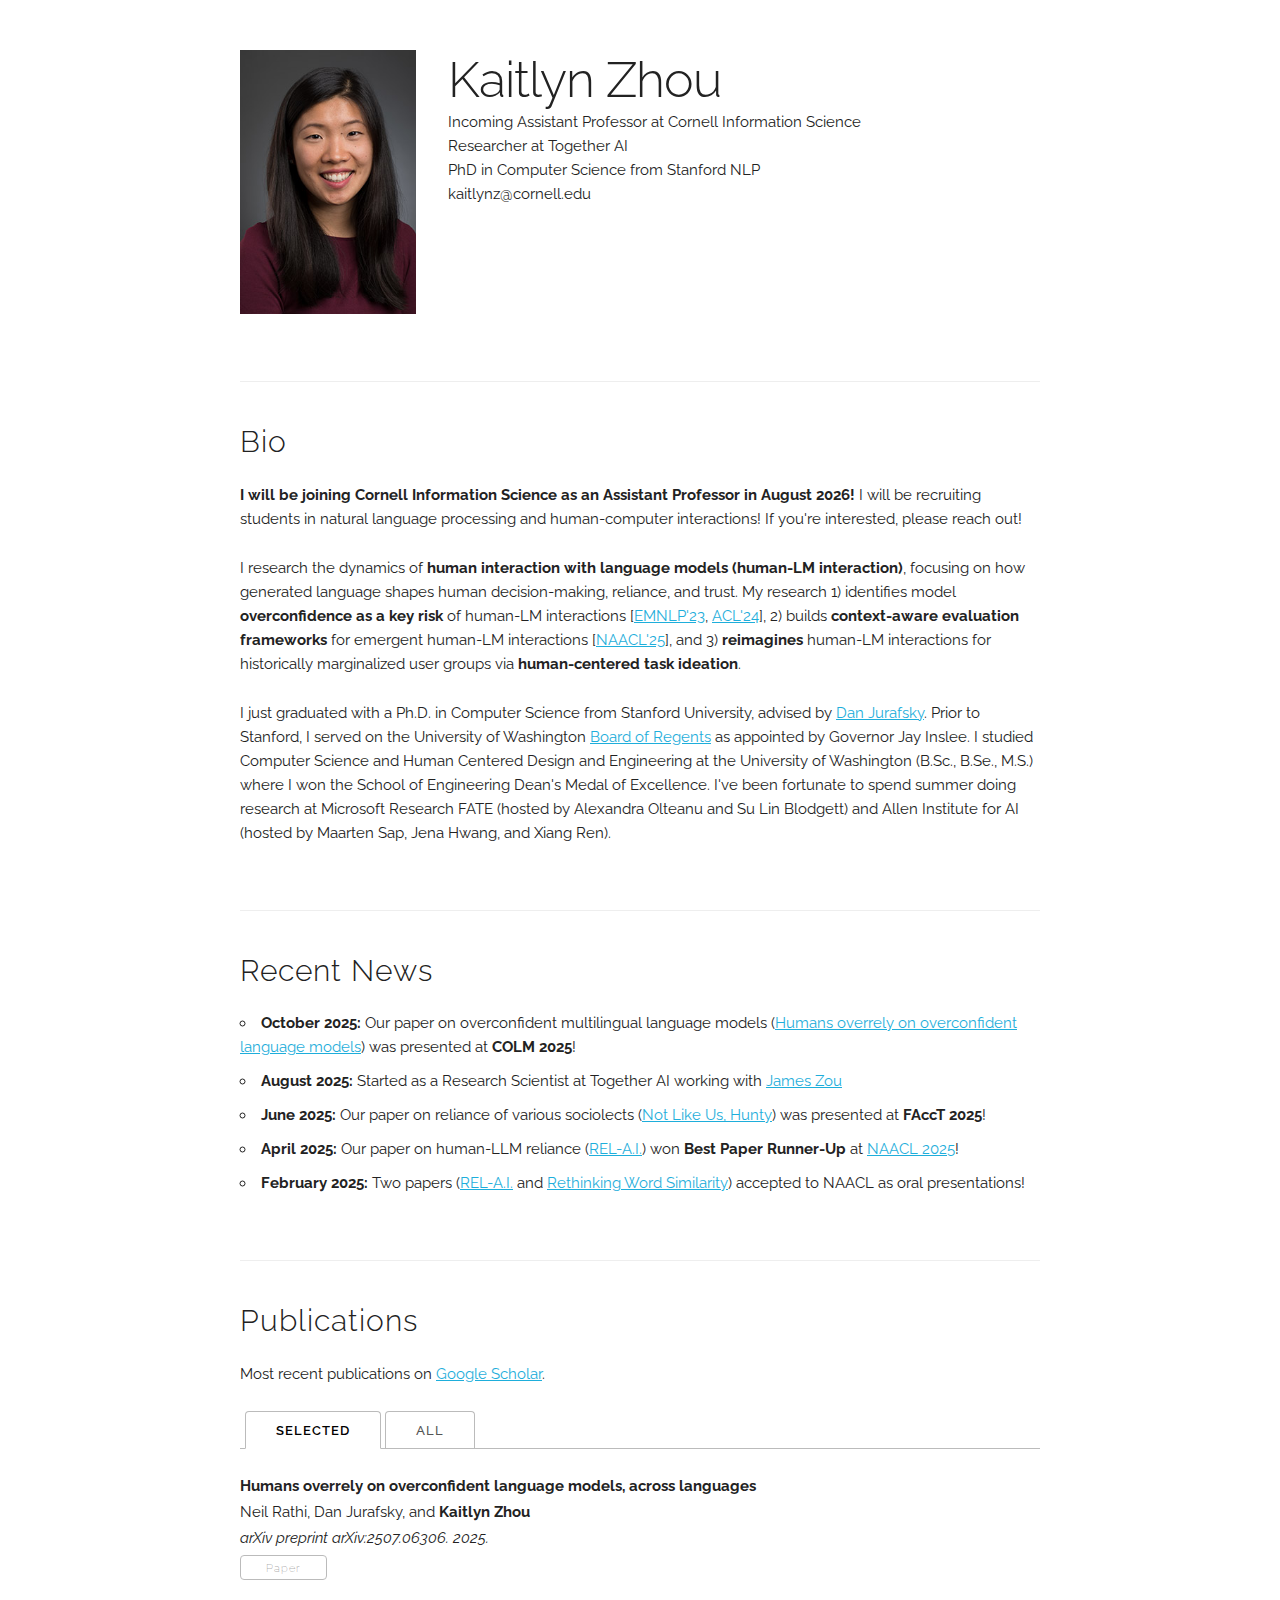
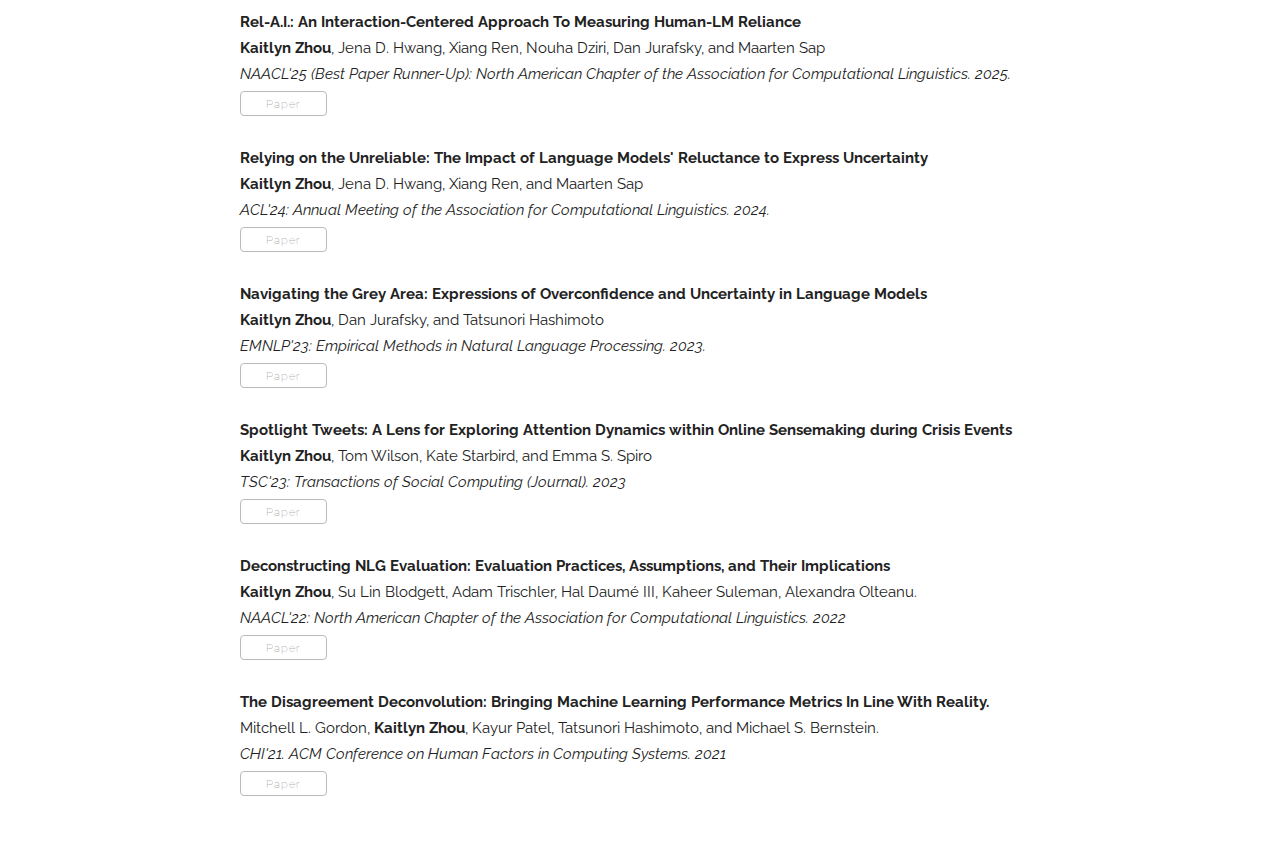
<file: index.html>
<!DOCTYPE html>
<html lang="en">
<head>

  <!-- Basic Page Needs
  –––––––––––––––––––––––––––––––––––––––––––––––––– -->
  <meta charset="utf-8">
  <title>Kaitlyn Zhou | Home</title>
  <meta name="description" content="Kaitlyn Zhou">
  <meta name="author" content="Kaitlyn Zhou">
  <meta property="og:title" content="Kaitlyn Zhou" />
  <meta property="og:type" content="website" />
  <meta property="og:url" content="https://katezhou.github.io" />
  <meta property="og:site_name" content="Kaitlyn Zhou" />
  <link rel="canonical" href="https://katezhou.github.io" />

  <!-- Mobile Specific Metas
  –––––––––––––––––––––––––––––––––––––––––––––––––– -->
  <meta name="viewport" content="width=device-width, initial-scale=1">

  <!-- FONT
  –––––––––––––––––––––––––––––––––––––––––––––––––– -->
  <link href='https://fonts.googleapis.com/css?family=Raleway:400,300,600' rel='stylesheet' type='text/css'>

  <!-- CSS
  –––––––––––––––––––––––––––––––––––––––––––––––––– -->
  <link rel="stylesheet" href="libs/external/skeleton/normalize.css">
  <link rel="stylesheet" href="libs/external/skeleton/skeleton.css">
  <link rel="stylesheet" href="libs/custom/my_css.css">

  <!-- JQuery
  –––––––––––––––––––––––––––––––––––––––––––––––––– -->
  <script src="libs/external/jquery-3.1.1.min.js"></script>

  <!-- Font-Awesome
  –––––––––––––––––––––––––––––––––––––––––––––––––– -->
  <link rel="stylesheet" href="libs/external/fontawesome-free-6.7.2-web/css/all.min.css">

  <!-- Academicons
  –––––––––––––––––––––––––––––––––––––––––––––––––– -->
  <link rel="stylesheet" href="libs/external/academicons-1.8.6/css/academicons.min.css">

  <!-- Skeleton tabs
  –––––––––––––––––––––––––––––––––––––––––––––––––– -->
  <link rel="stylesheet" href="libs/external/skeleton_tabs/skeleton-tabs.css">
  <script src="libs/external/skeleton_tabs/skeleton-tabs.js"></script>

  <!-- Timeline
  –––––––––––––––––––––––––––––––––––––––––––––––––– -->

  <!-- Scripts
  –––––––––––––––––––––––––––––––––––––––––––––––––– -->
  <!--<link rel="stylesheet" href="libs/external/github-prettify-theme.css">-->
  <script src="libs/custom/my_js.js"></script>

  <!-- Favicon
  –––––––––––––––––––––––––––––––––––––––––––––––––– -->

</head>
<body>

  <!-- Primary Page Layout
  –––––––––––––––––––––––––––––––––––––––––––––––––– -->
  <div class="container">

    <section class="header">
      <div class="row">
        <div class="three columns">
          <a href="/"><img class="u-max-full-width" src='assets/profile-pics/profile_picture.png'></a>
        </div>
        <div class="nine columns main-description">
            <h1>Kaitlyn Zhou</h1>
            <p>Incoming Assistant Professor at Cornell Information Science</p>
            <p>Researcher at Together AI</p>
	    <p>PhD in Computer Science from Stanford NLP</p>
	    <p>kaitlynz@cornell.edu</p>
            <p>
<!--               <span onclick="window.open('https://bsky.app/profile/kaitlynzhou.bsky.social')" style="cursor: pointer">
                <i class="fa-brands fa-bluesky"></i>
              </span>

              <span onclick="window.open('https://www.linkedin.com/in/zhoukaitlyn')" style="cursor: pointer">
                <i class="fa-brands fa-linkedin"></i>
              </span>

              <span onclick="window.open('https://scholar.google.com/citations?user=SQAK2mwAAAAJ&hl=en')" style="cursor: pointer">
                <i class="ai ai-google-scholar ai-lg" aria-hidden="true"></i> -->
              </span>
            </p>
        </div>
      </div>
    </section>


    <div class="docs-section" id="bio">
  <h4>Bio</h4>
  <p><b>I will be joining Cornell Information Science as an Assistant Professor in August 2026!</b> I will be recruiting students in natural language processing and human-computer interactions! If you're interested, please reach out!</p>

  <p>
  I research the dynamics of <b>human interaction with language models (human-LM interaction)</b>, focusing on how generated language shapes human decision-making, reliance, and trust. My research 1) identifies model <b>overconfidence as a key risk</b> of human-LM interactions [<a href="assets/publications/2023_navigating_the_grey/paper.pdf" target="_blank">EMNLP'23</a>, <a href="assets/publications/2024_relying_on_the_unreliable/paper.pdf" target="_blank">ACL'24</a>], 2) builds <b>context-aware evaluation frameworks</b> for emergent human-LM interactions [<a href="assets/publications/2024_relai/paper.pdf" target="_blank">NAACL'25</a>], and 3) <b>reimagines </b>human-LM interactions for historically marginalized user groups via <b>human-centered task ideation</b>.
  </p>

  <p>
  I just graduated with a Ph.D. in Computer Science from Stanford University, advised by <a href="https://web.stanford.edu/~jurafsky/" target="_blank">Dan Jurafsky</a>.
  Prior to Stanford, I served on the University of Washington <a href="https://www.washington.edu/regents/officers/all-regents/" target="_blank">Board of Regents</a> as appointed by Governor Jay Inslee.
  I studied Computer Science and Human Centered Design and Engineering at the University of Washington (B.Sc., B.Se., M.S.) where I won the School of Engineering Dean's Medal of Excellence.
  I've been fortunate to spend summer doing research at Microsoft Research FATE (hosted by Alexandra Olteanu and Su Lin Blodgett) and Allen Institute for AI (hosted by Maarten Sap, Jena Hwang, and Xiang Ren).
  </p>
</div>

<!-- ========== Recent News ========== -->
<div class="docs-section" id="news">
  <h4>Recent News</h4>
	<ul>
	<li><b>October 2025:</b> Our paper on overconfident multilingual language models (<a href="https://arxiv.org/abs/2507.06306" target="_blank">Humans overrely on overconfident language models</a>) was presented at <b>COLM 2025</b>!</li>
  <li><b>August 2025:</b> Started as a Research Scientist at Together AI working with <a href="https://www.stanford.edu/~jamesz/" target="_blank">James Zou</a></li>
  <li><b>June 2025:</b> Our paper on reliance of various sociolects (<a href="#" target="_blank">Not Like Us, Hunty</a>) was presented at <b>FAccT 2025</b>!</li>
	<li><b>April 2025:</b> Our paper on human-LLM reliance (<a href="https://arxiv.org/pdf/2407.07950" target="_blank">REL-A.I.</a>) won <b>Best Paper Runner-Up</b> at <a href="https://2025.naacl.org/blog/best-papers/" target="_blank">NAACL 2025</a>!</li>
	<li><b>February 2025:</b> Two papers (<a href="https://arxiv.org/pdf/2407.07950" target="_blank">REL-A.I.</a> and <a  href="https://arxiv.org/pdf/2502.05704" target="_blank">Rethinking Word Similarity</a>) accepted to NAACL as oral presentations!</li>
	</ul>

</div>

<!-- ========== PUBLICATIONS ========== -->
<div class="docs-section" id="publications">
  <h4>Publications</h4>

  <p>Most recent publications on <a href="https://scholar.google.com/citations?user=SQAK2mwAAAAJ&hl=en" target="_blank">Google Scholar</a>.<br/>
  </p>

  <ul class="tab-nav">
    <li><div class="button active" data-ref="#papers-selected">Selected</div></li>
    <li><div class="button" data-ref="#papers-all">All</div></li>
  </ul>

  <div class="tab-content">
    <div class="tab-pane active" id="papers-selected">
      
      
        <div class="paper">
          <p class="title"><b>Humans overrely on overconfident language models, across languages</b></p>
          <p>Neil Rathi, Dan Jurafsky, and <b>Kaitlyn Zhou</b></p>
          <p><i>arXiv preprint arXiv:2507.06306. 2025.</i></p>
           <div class="paper-buttons">
            
              <a class="button" href="https://arxiv.org/abs/2507.06306" target="_blank">Paper</a>
          </div>
        </div>

        <div class="paper">
          <p class="title"><b>Rel-A.I.: An Interaction-Centered Approach To Measuring Human-LM Reliance</b></p>
          <p><b>Kaitlyn Zhou</b>, Jena D. Hwang, Xiang Ren, Nouha Dziri, Dan Jurafsky, and Maarten Sap</p>
          <p><i>NAACL'25 (Best Paper Runner-Up): North American Chapter of the Association for Computational Linguistics. 2025.</i></p>
           <div class="paper-buttons">
            
              <a class="button" href="https://arxiv.org/pdf/2407.07950" target="_blank">Paper</a>
          </div>
        </div>
      

        <div class="paper">
          <p class="title"><b>Relying on the Unreliable: The Impact of Language Models' Reluctance to Express Uncertainty</b></p>
          <p><b>Kaitlyn Zhou</b>, Jena D. Hwang, Xiang Ren, and Maarten Sap</p>
          <p><i>ACL'24: Annual Meeting of the Association for Computational Linguistics. 2024.</i></p>
           <div class="paper-buttons">
            
              <a class="button" href="assets/publications/2024_relying_on_the_unreliable/paper.pdf" target="_blank">Paper</a>
            
          </div>
        </div>
      
        <div class="paper">
          <p class="title"><b>Navigating the Grey Area: Expressions of Overconfidence and Uncertainty in Language Models</b></p>
          <p><b>Kaitlyn Zhou</b>, Dan Jurafsky, and Tatsunori Hashimoto</p>
          <p><i>EMNLP'23: Empirical Methods in Natural Language Processing. 2023.</i></p>
           <div class="paper-buttons">
            
              <a class="button" href="assets/publications/2023_navigating_the_grey/paper.pdf" target="_blank">Paper</a>
     	   </div>
	</div>       
      
        <div class="paper">
          <p class="title"><b>Spotlight Tweets: A Lens for Exploring Attention Dynamics within Online Sensemaking during Crisis Events</b></p>
          <p><b>Kaitlyn Zhou</b>, Tom Wilson, Kate Starbird, and Emma S. Spiro</p>
          <p><i>TSC'23: Transactions of Social Computing (Journal). 2023</i></p>
           <div class="paper-buttons">
            
              <a class="button" href="assets/publications/2023_spotlight_tweets/paper.pdf" target="_blank">Paper</a>
          </div>
        </div>
      
        <div class="paper">
          <p class="title"><b>Deconstructing NLG Evaluation: Evaluation Practices, Assumptions, and Their Implications</b></p>
          <p><b>Kaitlyn Zhou</b>, Su Lin Blodgett, Adam Trischler, Hal Daumé III, Kaheer Suleman, Alexandra Olteanu.</p>
          <p><i>NAACL'22: North American Chapter of the Association for Computational Linguistics. 2022</i></p>
           <div class="paper-buttons">
            
              <a class="button" href="assets/publications/2022_deconstructing_nlg_evaluation/paper.pdf" target="_blank">Paper</a>
            
          </div>
        </div>
      
        <div class="paper">
          <p class="title"><b>The Disagreement Deconvolution: Bringing Machine Learning Performance Metrics In Line With Reality.</b></p>
          <p>Mitchell L. Gordon, <b>Kaitlyn Zhou</b>, Kayur Patel, Tatsunori Hashimoto, and Michael S. Bernstein.</p>
          <p><i>CHI'21. ACM Conference on Human Factors in Computing Systems. 2021</i></p>
           <div class="paper-buttons">
            
              <a class="button" href="assets/publications/2021_disagreement_deconvolution/paper.pdf" target="_blank">Paper</a>
          </div>
        </div>
      
    </div>

    <div class="tab-pane" id="papers-all">
      
        <div class="paper">
          <p class="title"><b>Humans overrely on overconfident language models, across languages</b></p>
          <p>Neil Rathi, Dan Jurafsky, and <b>Kaitlyn Zhou</b></p>
          <p><i>arXiv preprint arXiv:2507.06306. 2025.</i></p>
           <div class="paper-buttons">
            
              <a class="button" href="https://arxiv.org/abs/2507.06306" target="_blank">Paper</a>
          </div>
        </div>

        <div class="paper">
          <p class="title"><b>Not Like Us, Hunty: Measuring Perceptions and Behavioral Effects of Minoritized Anthropomorphic Cues in LLMs</b></p>
          <p>Jeffrey Basoah, Daniel Chechelnitsky, Tao Long, Katharina Reinecke, Chrysoula Zerva, <b>Kaitlyn Zhou</b>, Mark Díaz, and Maarten Sap</p>
          <p><i>FAccT'25: ACM Conference on Fairness, Accountability, and Transparency. 2025.</i></p>
           <div class="paper-buttons">

              <a class="button" href="#" target="_blank">Paper</a>
          </div>
        </div>

        <div class="paper">
          <p class="title"><b>ELI-Why: Evaluating the Pedagogical Utility of Language Model Explanations</b></p>
          <p>Brihi Joshi, Keyu He, Sahana Ramnath, Sadra Sabouri, <b>Kaitlyn Zhou</b>, Souti Chattopadhyay, Swabha Swayamdipta, and Xiang Ren</p>
          <p><i>ACL'25 (Findings): Association for Computational Linguistics. 2025.</i></p>
           <div class="paper-buttons">

              <a class="button" href="#" target="_blank">Paper</a>
          </div>
        </div>

        <div class="paper">
          <p class="title"><b>Rel-A.I.: An Interaction-Centered Approach To Measuring Human-LM Reliance</b></p>
          <p><b>Kaitlyn Zhou</b>, Jena D. Hwang, Xiang Ren, Nouha Dziri, Dan Jurafsky, and Maarten Sap</p>
          <p><i>NAACL'25 (Best Paper Runner-Up): North American Chapter of the Association for Computational Linguistics. 2025.</i></p>
           <div class="paper-buttons">

              <a class="button" href="https://arxiv.org/pdf/2407.07950" target="_blank">Paper</a>
          </div>
        </div>

        <div class="paper">
          <p class="title"><b>Rethinking Word Similarity: Semantic Similarity through Classification Confusion</b></p>
          <p><b>Kaitlyn Zhou</b>, Haishan Gao, Sarah Chen, Dan Edelstein, Dan Jurafsky, Chen Shani</p>
          <p><i>NAACL'25 (Oral) North American Chapter of the Association for Computational Linguistics. 2025.</i></p>
           <div class="paper-buttons">

              <a class="button" href="https://arxiv.org/pdf/2502.05704" target="_blank">Paper</a>
          </div>
        </div> 

        <div class="paper">
          <p class="title"><b>Relying on the Unreliable: The Impact of Language Models' Reluctance to Express Uncertainty</b></p>
          <p><b>Kaitlyn Zhou</b>, Jena D. Hwang, Xiang Ren, and Maarten Sap</p>
          <p><i>ACL'24: Annual Meeting of the Association for Computational Linguistics. 2024.</i></p>
           <div class="paper-buttons">
            
              <a class="button" href="assets/publications/2024_relying_on_the_unreliable/paper.pdf" target="_blank">Paper</a>
            
          </div>
        </div>
      
        <div class="paper">
          <p class="title"><b>Navigating the Grey Area: Expressions of Overconfidence and Uncertainty in Language Models</b></p>
          <p><b>Kaitlyn Zhou</b>, Dan Jurafsky, and Tatsunori Hashimoto</p>
          <p><i>EMNLP'23: Empirical Methods in Natural Language Processing. 2023.</i></p>
           <div class="paper-buttons">
            
              <a class="button" href="assets/publications/2023_navigating_the_grey/paper.pdf" target="_blank">Paper</a>
            
          </div>
        </div>
      
        <div class="paper">
          <p class="title"><b>Spotlight Tweets: A Lens for Exploring Attention Dynamics within Online Sensemaking during Crisis Events</b></p>
          <p><b>Kaitlyn Zhou</b>, Tom Wilson, Kate Starbird, and Emma S. Spiro</p>
          <p><i>TSC'23: Transactions of Social Computing (Journal). 2023</i></p>
           <div class="paper-buttons">
            
              <a class="button" href="assets/publications/2023_spotlight_tweets/paper.pdf" target="_blank">Paper</a>
            
          </div>
        </div>
      
        <div class="paper">
          <p class="title"><b>Deconstructing NLG Evaluation: Evaluation Practices, Assumptions, and Their Implications</b></p>
          <p><b>Kaitlyn Zhou</b>, Su Lin Blodgett, Adam Trischler, Hal Daumé III, Kaheer Suleman, Alexandra Olteanu.</p>
          <p><i>NAACL'22: North American Chapter of the Association for Computational Linguistics. 2022</i></p>
           <div class="paper-buttons">
            
              <a class="button" href="assets/publications/2022_deconstructing_nlg_evaluation/paper.pdf" target="_blank">Paper</a>
            
          </div>
        </div>
      
        <div class="paper">
          <p class="title"><b>Problems with Cosine as a Measure of Embedding Similarity for High Frequency Words</b></p>
          <p><b>Kaitlyn Zhou</b>, Kawin Ethayarajh, Dallas Card, Dan Jurafsky</p>
          <p><i>ACL'22: Annual Meeting of the Association for Computational Linguistics. 2022.</i></p>
           <div class="paper-buttons">
            
              <a class="button" href="assets/publications/2022_problems_with_cosine/paper.pdf" target="_blank">Paper</a>
            
	  </div>
	</div>
	<div class="paper">
          <p class="title"><b>Richer Countries and Richer Representations</b></p>
          <p><b>Kaitlyn Zhou</b>, Kawin Ethayarajh, Dan Jurafsky</p>
          <p><i>ACL'22: Annual Meeting of the Association for Computational Linguistics (Findings). 2022.</i></p>
           <div class="paper-buttons">
            
              <a class="button" href="assets/publications/2022_richer_countries/paper.pdf" target="_blank">Paper</a>

          </div>
        </div>
      
        <div class="paper">
          <p class="title"><b>On the Opportunities and Risks of Foundation Models</b></p>
          <p>Rishi Bommasani, Drew A. Hudson ... Kaitlyn Zhou , Percy Liang et al.</p>
          <p><i>Preprint</i></p>
           <div class="paper-buttons">
            
              <a class="button" href="assets/publications/opportunities_and_risks/paper.pdf" target="_blank">Paper</a>
            
          </div>
        </div>
      
        <div class="paper">
          <p class="title"><b>The Disagreement Deconvolution: Bringing Machine Learning Performance Metrics In Line With Reality.</b></p>
          <p>Mitchell L. Gordon, <b>Kaitlyn Zhou</b>, Kayur Patel, Tatsunori Hashimoto, and Michael S. Bernstein.</p>
          <p><i>CHI'21. ACM Conference on Human Factors in Computing Systems. 2021</i></p>
           <div class="paper-buttons">
            
              <a class="button" href="assets/publications/2021_disagreement_deconvolution/paper.pdf" target="_blank">Paper</a>
          </div>
	</div>
      
        <div class="paper">
          <p class="title"><b>Assembling strategic narratives: Information operations as collaborative work within an online community.</b></p>
          <p>Tom Wilson, <b>Kaitlyn Zhou</b>, and Kate Starbird</p>
          <p><i>CSCW'2018: ACM SIGCHI Conference on Computer-Supported Cooperative Work & Social Computing</i></p>
           <div class="paper-buttons">
            
              <a class="button" href="assets/publications/2018_assembling_strategic_narratives/paper.pdf" target="_blank">Paper</a>
            
          </div>
        </div>
      
        <div class="paper">
          <p class="title"><b>Centralized, parallel, and distributed information processing during collective sensemaking.</b></p>
          <p>Peter Kraft, <b>Kaitlyn Zhou</b>, Isabelle Edwards, Kate Starbird, and Emma S. Spiro</p>
          <p><i>CHI'17. ACM Conference on Human Factors in Computing Systems. 2017</i></p>
           <div class="paper-buttons">
            
              <a class="button" href="assets/publications/2017_centralized_parallel_distributed/paper.pdf" target="_blank">Paper</a>
            
          </div>
        </div>
      
        <div class="paper">
<div class="docs-section" id="projects">
  <h4>Projects</h4>

  <ul class="tab-nav">
    <li><div class="button active" data-ref="#projects-selected">Selected</div></li>
    <li><div class="button" data-ref="#projects-all">All</div></li>
  </ul>

  <div class="tab-content">
    <div class="tab-pane active" id="projects-selected">
      
      
    </div>

    <div class="tab-pane" id="projects-all">
      
    </div>
  </div>

</div>
-->

<!-- ========== RESUME ========== -->
<div class="docs-section" id="resume">
  <h4>Vitæ</h4>

  <p>Full Resume in <a href="assets/cv/cv_web.pdf" target="_blank">PDF</a>.</p>

</div>

<div class="docs-section" id="template">
  <h4>Website Design</h4>
  Website design from Martin Saveski at this <a href="https://github.com/msaveski/www_personal" target="_blank">link</a>.

</div>  


    <div class="footer">
      <div class="row">
        <div class="four columns">
          Kaitlyn Zhou
        </div>
        <div class="four columns">
          katezhou@stanford.edu
        </div>
        <div class="four columns">
          <span onclick="window.open('https://bsky.app/profile/kaitlynzhou.bsky.social')" style="cursor: pointer">
            <i class="fa-brands fa-bluesky" aria-hidden="true"></i>
          </span>
          <span onclick="window.open('https://www.linkedin.com/in/kaitlynzhou')" style="cursor: pointer">
            <i class="fa-brands fa-linkedin" aria-hidden="true"></i>
          </span>
          <span onclick="window.open('https://scholar.google.com/citations?user=SQAK2mwAAAAJ&hl=en')" style="cursor: pointer">
            <i class="ai ai-google-scholar ai-lg" aria-hidden="true"></i>
          </span>
        </div>
      </div>
    </div>

  </div>

  <!-- Google Analytics -->
  <script>
  (function(i,s,o,g,r,a,m){i['GoogleAnalyticsObject']=r;i[r]=i[r]||function(){
  (i[r].q=i[r].q||[]).push(arguments)},i[r].l=1*new Date();a=s.createElement(o),
  m=s.getElementsByTagName(o)[0];a.async=1;a.src=g;m.parentNode.insertBefore(a,m)
  })(window,document,'script','https://www.google-analytics.com/analytics.js','ga');

  ga('create', 'G-JVLM35P8JF', 'auto');
  ga('send', 'pageview');

</script>


  <!-- do not remove -->
  <span id="62cd7b7da1aff3196fdc26b60e396df9"></span>

<!-- End Document
  –––––––––––––––––––––––––––––––––––––––––––––––––– -->
</body>
</html>
</file>
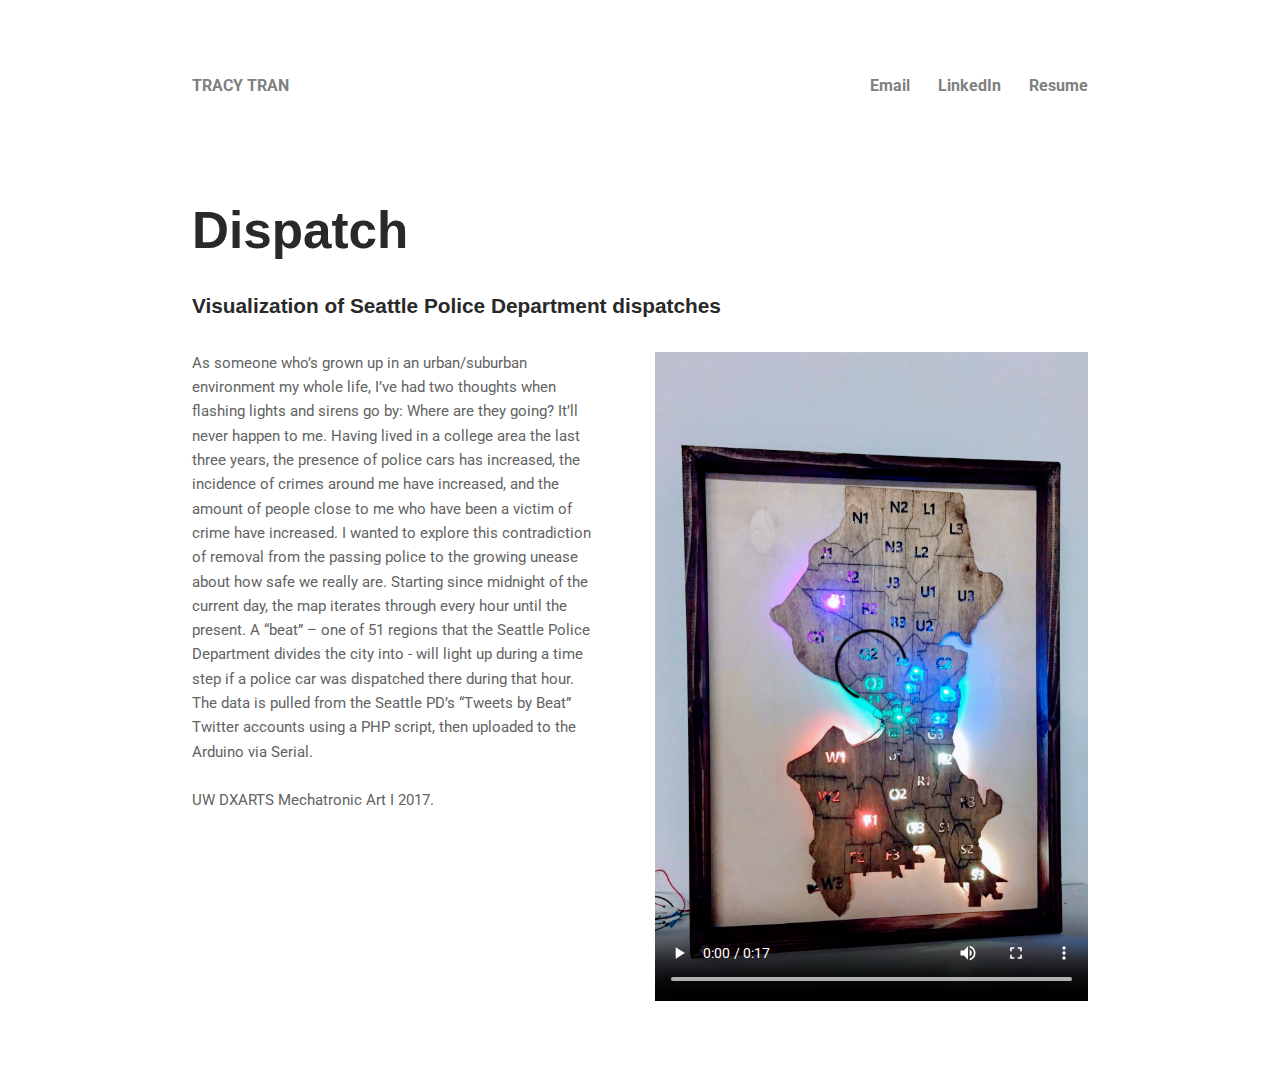
<file: dispatch.html>
<!DOCTYPE html>
<html>
	<div class="textpart">
	<head>
		<title>Dispatch</title>
		<!-- link to main stylesheet -->
		<link rel="stylesheet" type="text/css" href="/css/main.css">
		<link href="https://fonts.googleapis.com/css?family=Open+Sans|Raleway|Roboto&display=swap" rel="stylesheet">
	</head>
		
    <div class=navigation>
    <nav>
     
      <p class = "alignleft"><a class="headerfooter" href="../">TRACY TRAN</a></p>
      <p class = "alignright">
	
	<a class="headerfooter" href="/">Email</a>&nbsp;&nbsp;&nbsp;&nbsp;&nbsp;&nbsp;    
		<a class="headerfooter" href="/about">LinkedIn</a>
&nbsp;&nbsp;&nbsp;&nbsp;&nbsp;   
		<a class="headerfooter"  href="/cv">Resume</a>
	
      </p>
	</nav>
    <div style="clear: both;"></div>
  </div>

  <div>
    

	  <h1>Dispatch</h1>
     <h2  style="font-size:1.3em;">Visualization of Seattle Police Department dispatches</h2>
    <div class="container">
    

		<div class="row">
  <div class="column left_page">
    <div class="pageblurb">
<p>As someone who’s grown up in an urban/suburban environment my whole life, I’ve had two thoughts when flashing lights and sirens go by: Where are they going? It’ll never happen to me. Having lived in a college area the last three years, the presence of police cars has increased, the incidence of crimes around me have increased, and the amount of people close to me who have been a victim of crime have increased. I wanted to explore this contradiction of removal from the passing police to the growing unease about how safe we really are.

 

Starting since midnight of the current day, the map iterates through every hour until the present. A “beat” – one of 51 regions that the Seattle Police Department divides the city into - will light up during a time step if a police car was dispatched there during that hour. The data is pulled from the Seattle PD’s “Tweets by Beat” Twitter accounts using a PHP script, then uploaded to the Arduino via Serial.
<br><br>
	UW DXARTS Mechatronic Art I 2017.
</p>
    </div>

	  
  </div>
      		
  <div class="column right_page">
	  <p></p>
	  <video src="dispatch/video-1485808861.mp4" poster="dispatch/16388974_10208296424233457_714963339_o.jpg" width="100%" height="auto" controls preload></video>
		
			

</div>
			</div><!-- /.blurb -->
		</div><!-- /.container -->


		</div>
  
</html>
</file>
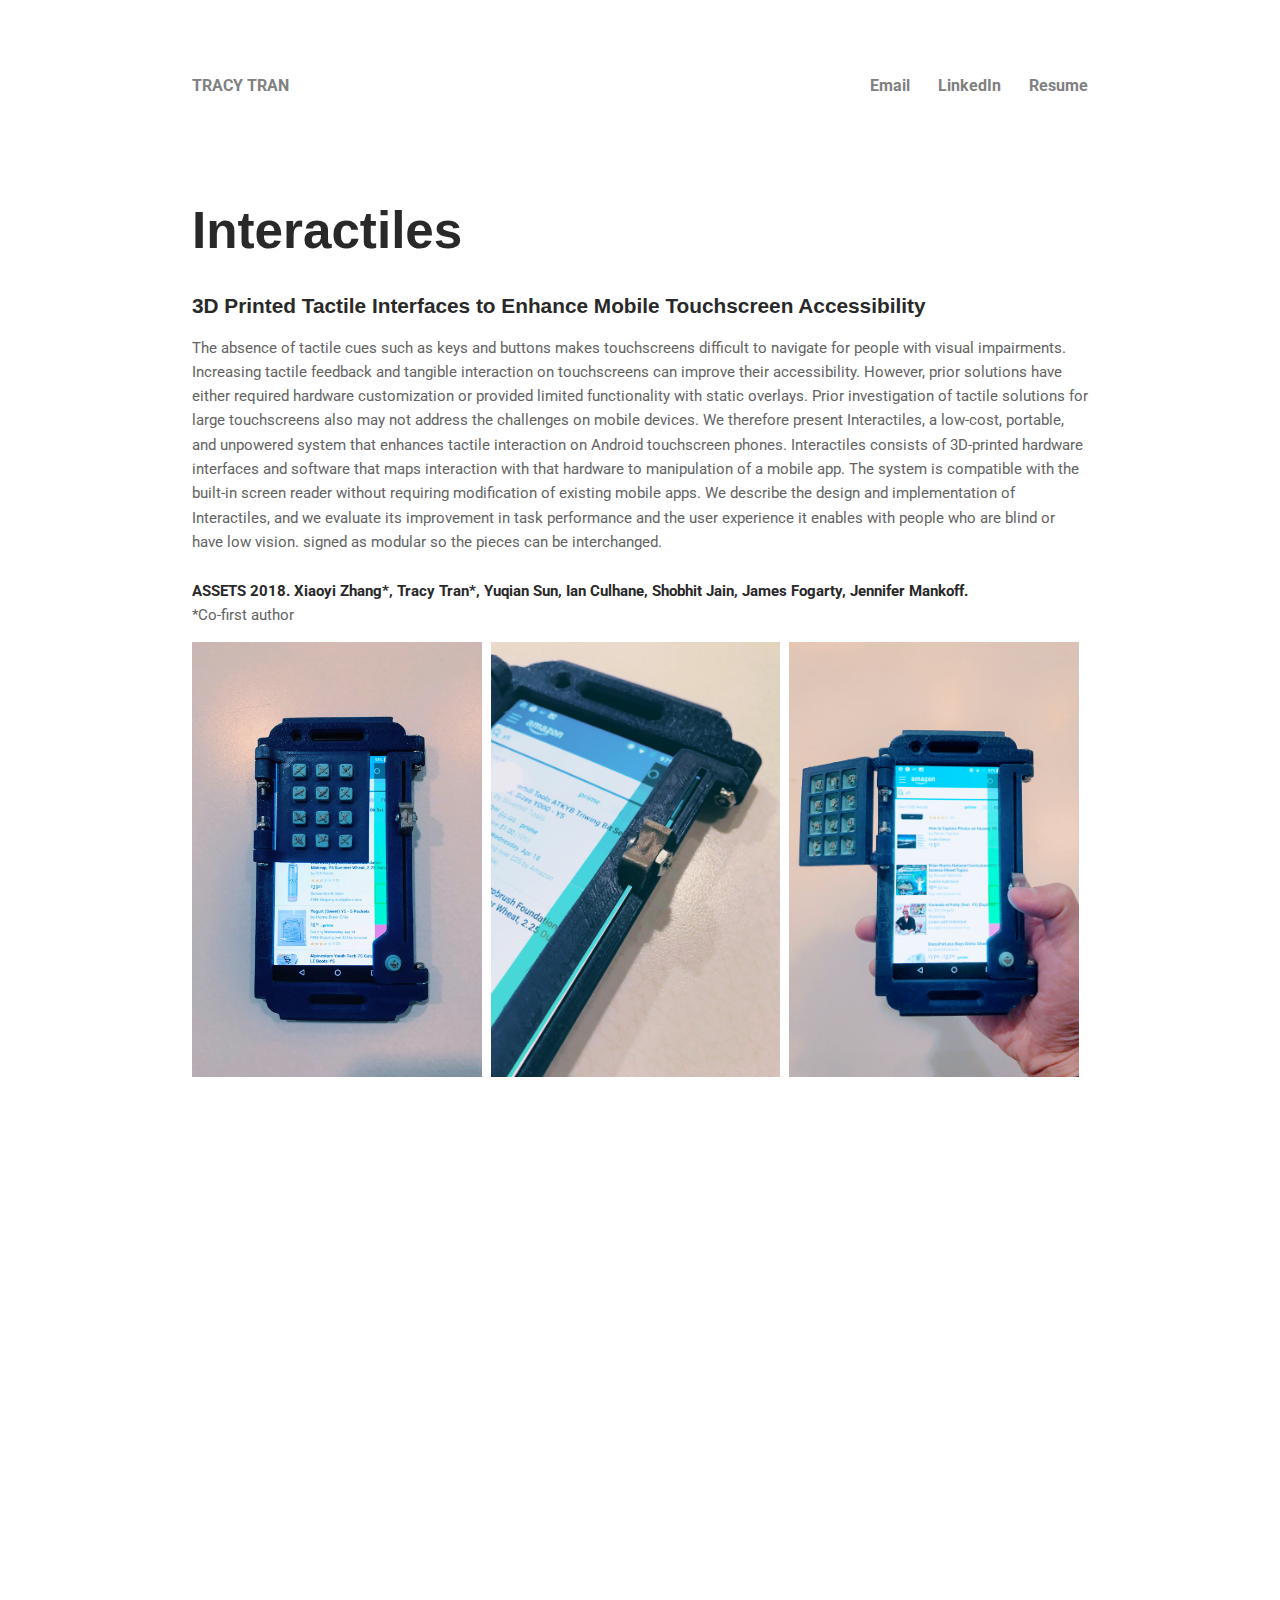
<file: interactiles.html>
<!DOCTYPE html>
<html>
	<div class="textpart">
	<head>
		<title>Interactiles</title>
		<!-- link to main stylesheet -->
		<link rel="stylesheet" type="text/css" href="/css/main.css">
		<link href="https://fonts.googleapis.com/css?family=Open+Sans|Raleway|Roboto&display=swap" rel="stylesheet">
	</head>
		
    <div class=navigation>
    <nav>
     
      <p class = "alignleft"><a class="headerfooter" href="../">TRACY TRAN</a></p>
      <p class = "alignright">
	
	<a class="headerfooter" href="/">Email</a>&nbsp;&nbsp;&nbsp;&nbsp;&nbsp;&nbsp;    
		<a class="headerfooter" href="/about">LinkedIn</a>
&nbsp;&nbsp;&nbsp;&nbsp;&nbsp;   
		<a class="headerfooter"  href="/cv">Resume</a>
	
      </p>
	</nav>
    <div style="clear: both;"></div>
  </div>

  <div>
    

	  <h1>Interactiles </h1>
     <h2  style="font-size:1.3em;"> 3D Printed Tactile Interfaces to Enhance Mobile Touchscreen Accessibility</h2>
    <div class="container">
    
     <div class="pageblurb">
<p>The absence of tactile cues such as keys and buttons makes

touchscreens difficult to navigate for people with visual

impairments. Increasing tactile feedback and tangible

interaction on touchscreens can improve their accessibility.

However, prior solutions have either required hardware

customization or provided limited functionality with static

overlays. Prior investigation of tactile solutions for large

touchscreens also may not address the challenges on mobile devices. We therefore present Interactiles, a low-cost, portable, and unpowered system that enhances tactile

interaction on Android touchscreen phones. Interactiles

consists of 3D-printed hardware interfaces and software

that maps interaction with that hardware to manipulation of

a mobile app. The system is compatible with the built-in

screen reader without requiring modification of existing

mobile apps. We describe the design and implementation of

Interactiles, and we evaluate its improvement in task

performance and the user experience it enables with people

who are blind or have low vision.

signed as modular so the pieces can be interchanged.
<br><br>
	<a href="https://dl.acm.org/citation.cfm?doid=3234695.3236349">ASSETS 2018. Xiaoyi Zhang*, Tracy Tran*, Yuqian Sun, Ian Culhane, Shobhit Jain, James Fogarty, Jennifer Mankoff.</a>

<br>*Co-first author
</p>
    </div>


		<div class="row">
  <div class="column left_page1of3">
    <img src="interactiles/IMG_4433.JPG">

	  
  </div>
      		
  <div class="column middle_page2of3">
	  <img src="interactiles/IMG_4436.jpg">
		
			

</div>

 <div class="column right_page3of3">
    <img src="interactiles/IMG_4441.jpg">
      </div>
	    </div>		
 <p></p>
    <div style="position:relative;padding-top:56.25%;">
        
        <iframe  style="position:absolute;top:0;left:0;width:100%;height:100%;" src="https://www.youtube.com/embed/Fd6zmfJ9DOk?start=1" frameborder="0" allow="accelerometer; autoplay; encrypted-media; gyroscope; picture-in-picture" allowfullscreen></iframe>
			
			</div>
	    </div><!-- /.blurb -->
		</div><!-- /.container -->


		</div>
  
</html>
</file>
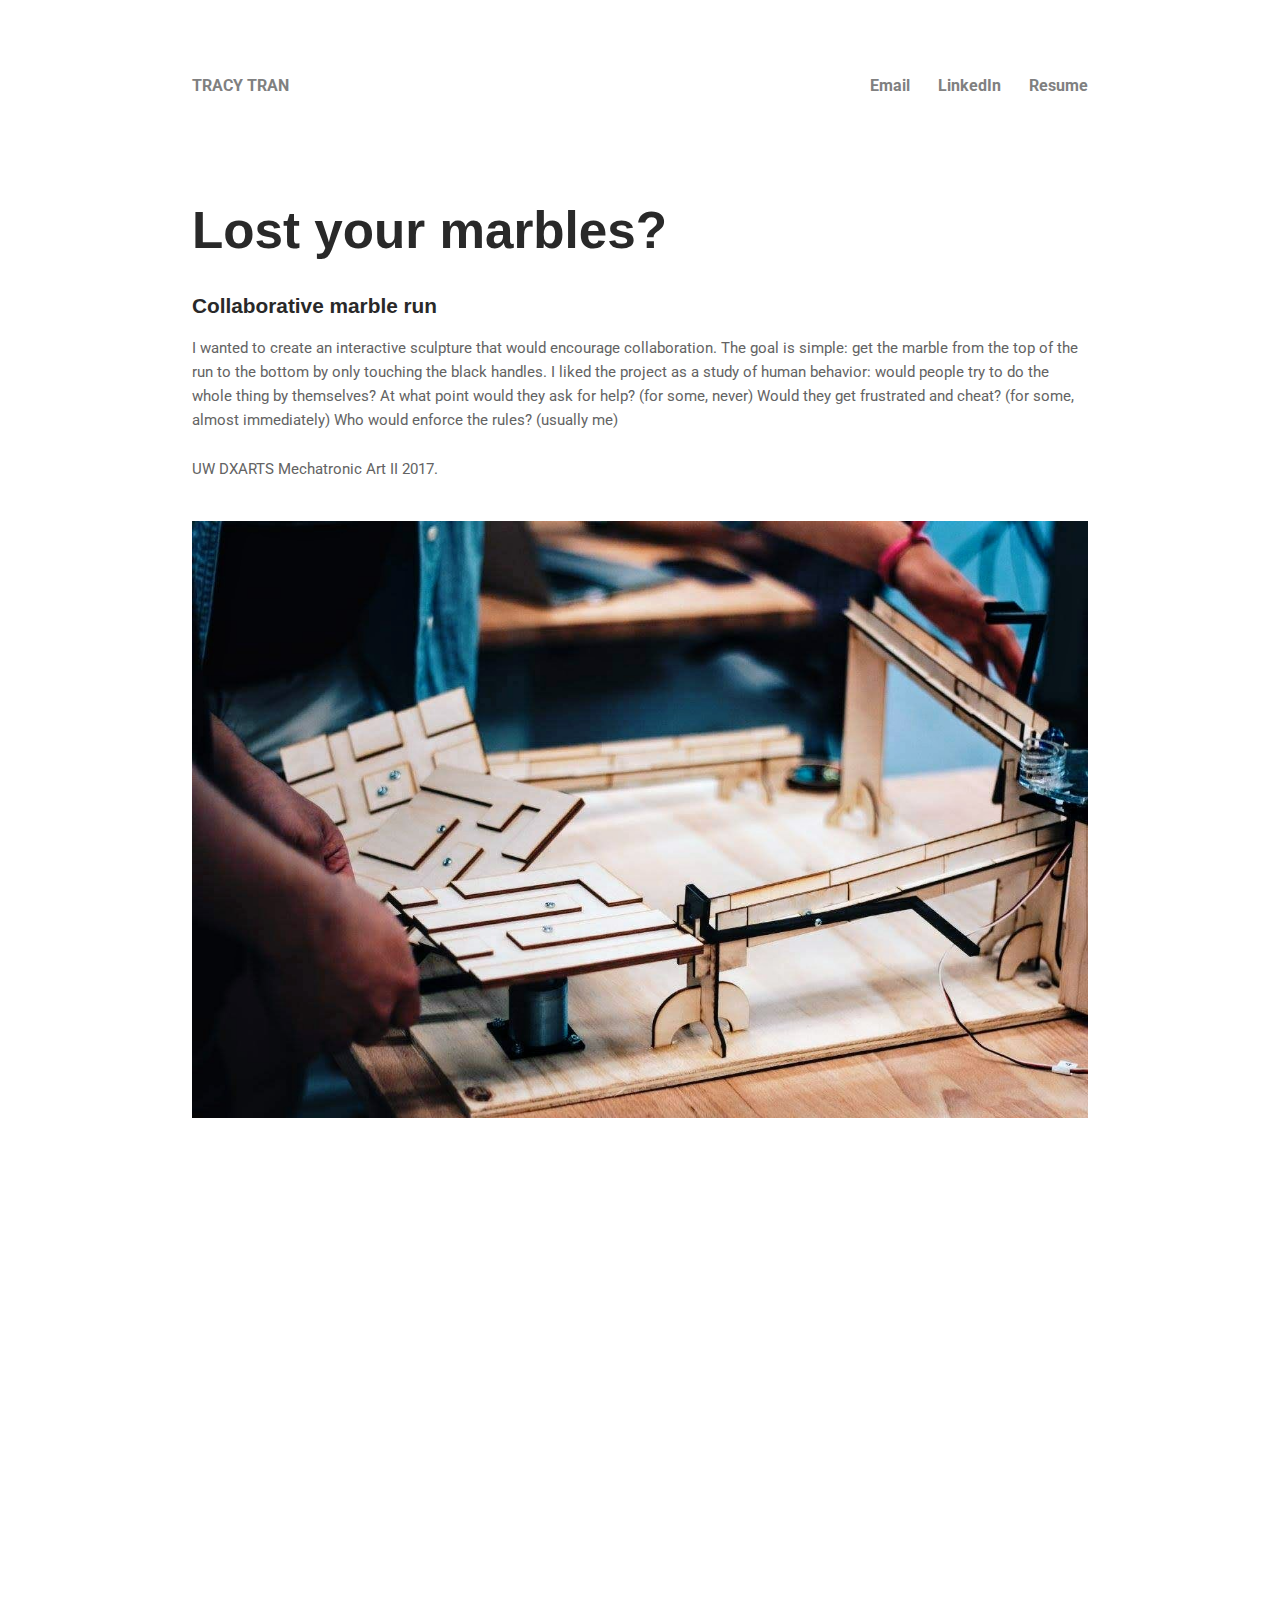
<file: marbles.html>
<!DOCTYPE html>
<html>
	<div class="textpart">
	<head>
		<title>Lost your marbles?</title>
		<!-- link to main stylesheet -->
		<link rel="stylesheet" type="text/css" href="/css/main.css">
		<link href="https://fonts.googleapis.com/css?family=Open+Sans|Raleway|Roboto&display=swap" rel="stylesheet">
	</head>
		
    <div class=navigation>
    <nav>
     
      <p class = "alignleft"><a class="headerfooter" href="../">TRACY TRAN</a></p>
      <p class = "alignright">
	
	<a class="headerfooter" href="/">Email</a>&nbsp;&nbsp;&nbsp;&nbsp;&nbsp;&nbsp;    
		<a class="headerfooter" href="/about">LinkedIn</a>
&nbsp;&nbsp;&nbsp;&nbsp;&nbsp;   
		<a class="headerfooter"  href="/cv">Resume</a>
	
      </p>
	</nav>
    <div style="clear: both;"></div>
  </div>

  <div>
    

	  <h1>Lost your marbles? </h1>
     <h2  style="font-size:1.3em;">Collaborative marble run</h2>
    <div class="container">
    

    <div class="pageblurb">
<p> 
I wanted to create an interactive sculpture that would encourage collaboration. The goal is simple: get the marble from the top of the run to the bottom by only touching the black handles. I liked the project as a study of human behavior: would people try to do the whole thing by themselves? At what point would they ask for help? (for some, never) Would they get frustrated and cheat? (for some, almost immediately) Who would enforce the rules? (usually me)

<br><br>​


UW DXARTS Mechatronic Art II 2017.
<br><br>

</p>
	

	  <p></p>
    <div>
    <a href="#"><img src="marbles/19452923_1897755803871894_8496812982676367947_o.jpg" alt="Lost your marbles?">	</a>
	    </div>
	    <p></p>
	     <div style="position:relative;padding-top:56.25%;">
        
  
	 <iframe style="position:absolute;top:0;left:0;width:100%;height:100%;" src="https://player.vimeo.com/video/221042767" frameborder="0" allow="autoplay; fullscreen" allowfullscreen></iframe>
		
			

		</div>


		</div>
  
</html>
</file>
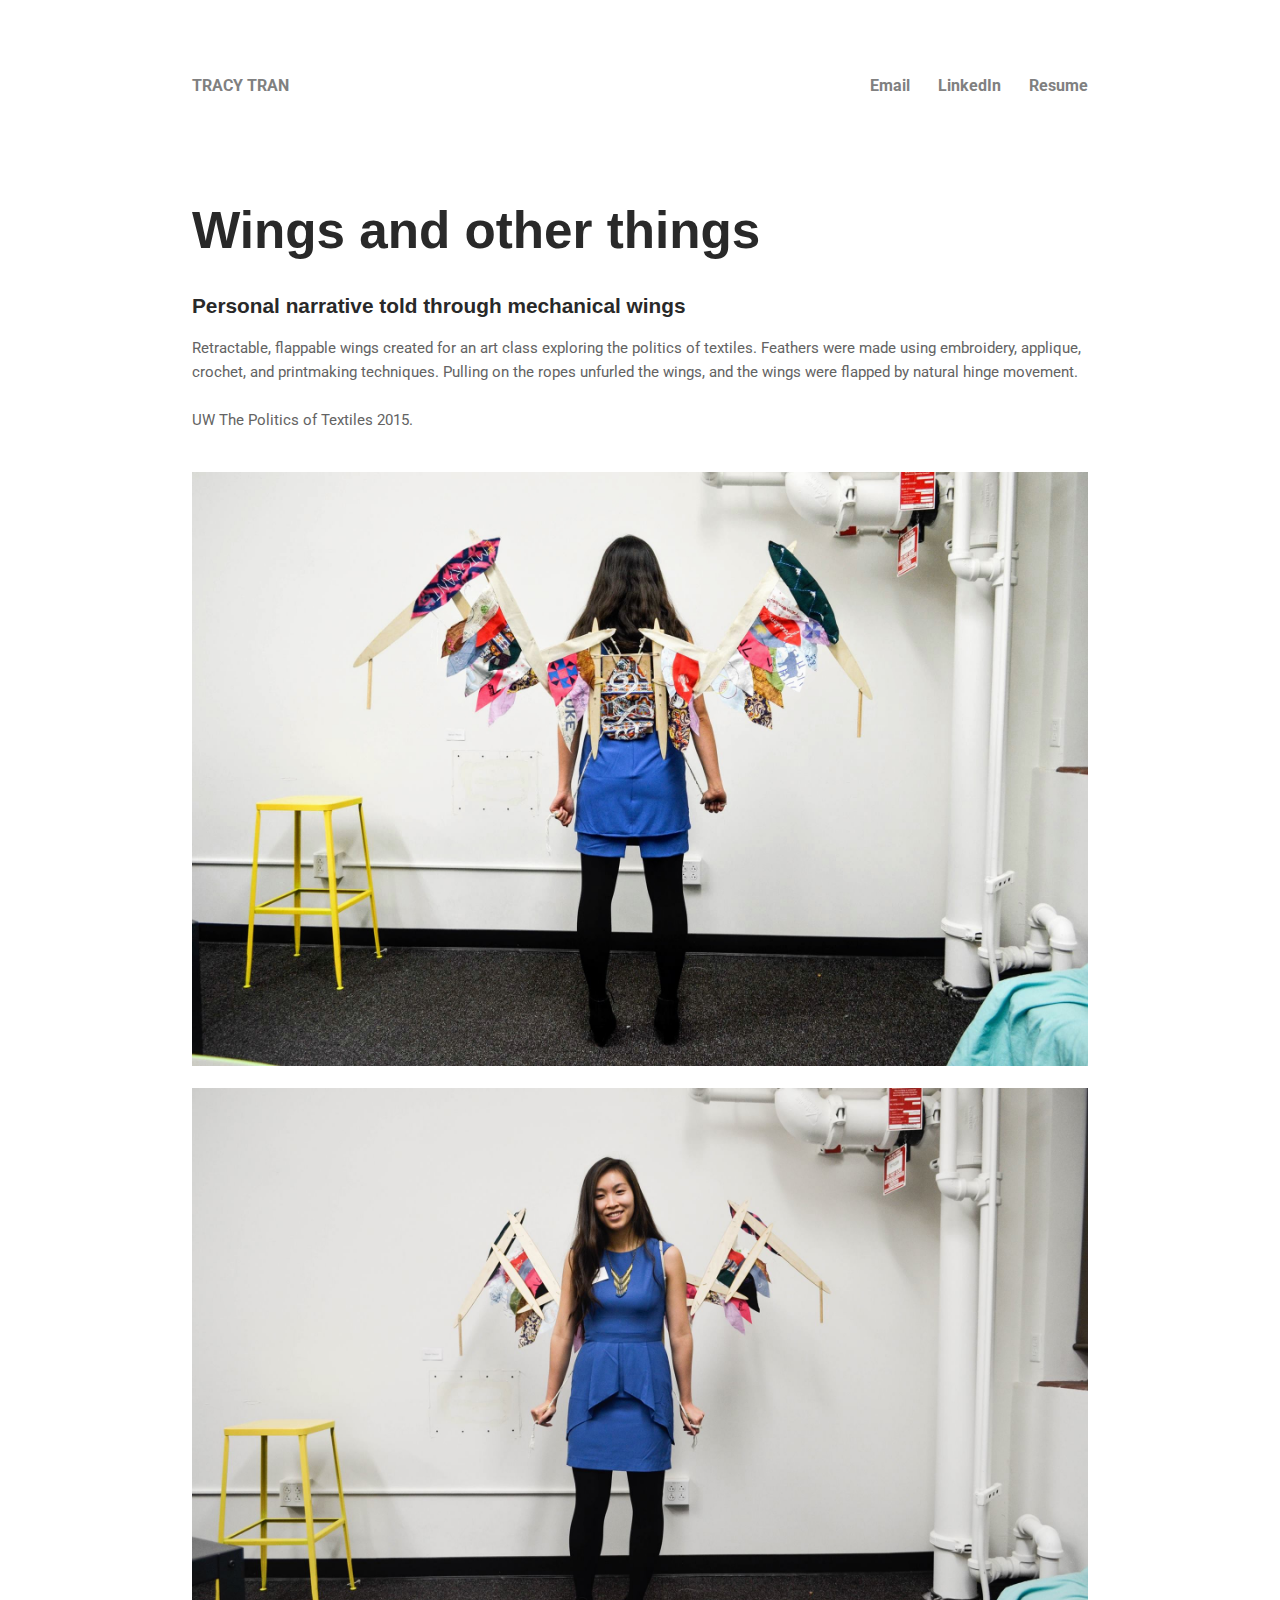
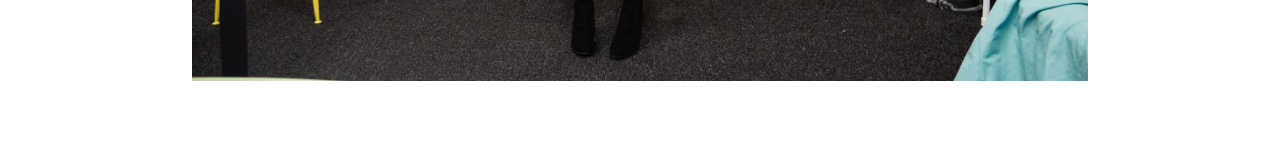
<file: wings.html>
<!DOCTYPE html>
<html>
	<div class="textpart">
	<head>
		<title>Wings and other things</title>
		<!-- link to main stylesheet -->
		<link rel="stylesheet" type="text/css" href="/css/main.css">
		<link href="https://fonts.googleapis.com/css?family=Open+Sans|Raleway|Roboto&display=swap" rel="stylesheet">
	</head>
		
    <div class=navigation>
    <nav>
     
      <p class = "alignleft"><a class="headerfooter" href="../">TRACY TRAN</a></p>
      <p class = "alignright">
	
	<a class="headerfooter" href="/">Email</a>&nbsp;&nbsp;&nbsp;&nbsp;&nbsp;&nbsp;    
		<a class="headerfooter" href="/about">LinkedIn</a>
&nbsp;&nbsp;&nbsp;&nbsp;&nbsp;   
		<a class="headerfooter"  href="/cv">Resume</a>
	
      </p>
	</nav>
    <div style="clear: both;"></div>
  </div>

  <div>
    

	  <h1>Wings and other things</h1>
     <h2  style="font-size:1.3em;">Personal narrative told through mechanical wings</h2>
    <div class="container">
    

    <div class="pageblurb">
<p> 
Retractable, flappable wings created for an art class exploring the politics of textiles. Feathers were made using embroidery, applique, crochet, and printmaking techniques. Pulling on the ropes unfurled the wings, and the wings were flapped by natural hinge movement.
<br><br>​


UW The Politics of Textiles 2015.
<br><br>

</p>
	

	  <p></p>
    
    <a href="#"><img src="wings/12394333_10153220914317927_838194221_o.jpg" alt="Wings from the back">	</a>
	    <p></p>
	  <a href="#"><img src="wings/938628_10153220914312927_1856060231_o.jpg" alt="Wings from the front">	</a>
		
			

		</div>


		</div>
  
</html>
</file>
<file: libs/external/skeleton/skeleton.css>
/*
* Skeleton V2.0.4
* Copyright 2014, Dave Gamache
* www.getskeleton.com
* Free to use under the MIT license.
* http://www.opensource.org/licenses/mit-license.php
* 12/29/2014
*/


/* Table of contents
––––––––––––––––––––––––––––––––––––––––––––––––––
- Grid
- Base Styles
- Typography
- Links
- Buttons
- Forms
- Lists
- Code
- Tables
- Spacing
- Utilities
- Clearing
- Media Queries
*/


/* Grid
–––––––––––––––––––––––––––––––––––––––––––––––––– */
.container {
  position: relative;
  width: 100%;
  max-width: 960px;
  margin: 0 auto;
  padding: 0 20px;
  box-sizing: border-box; }
.column,
.columns {
  width: 100%;
  float: left;
  box-sizing: border-box; }

/* For devices larger than 400px */
@media (min-width: 400px) {
  .container {
    width: 85%;
    padding: 0; }
}

/* For devices larger than 550px */
@media (min-width: 550px) {
  .container {
    width: 80%; }
  .column,
  .columns {
    margin-left: 4%; }
  .column:first-child,
  .columns:first-child {
    margin-left: 0; }

  .one.column,
  .one.columns                    { width: 4.66666666667%; }
  .two.columns                    { width: 13.3333333333%; }
  .three.columns                  { width: 22%;            }
  .four.columns                   { width: 30.6666666667%; }
  .five.columns                   { width: 39.3333333333%; }
  .six.columns                    { width: 48%;            }
  .seven.columns                  { width: 56.6666666667%; }
  .eight.columns                  { width: 65.3333333333%; }
  .nine.columns                   { width: 74.0%;          }
  .ten.columns                    { width: 82.6666666667%; }
  .eleven.columns                 { width: 91.3333333333%; }
  .twelve.columns                 { width: 100%; margin-left: 0; }

  .one-third.column               { width: 30.6666666667%; }
  .two-thirds.column              { width: 65.3333333333%; }

  .one-half.column                { width: 48%; }

  /* Offsets */
  .offset-by-one.column,
  .offset-by-one.columns          { margin-left: 8.66666666667%; }
  .offset-by-two.column,
  .offset-by-two.columns          { margin-left: 17.3333333333%; }
  .offset-by-three.column,
  .offset-by-three.columns        { margin-left: 26%;            }
  .offset-by-four.column,
  .offset-by-four.columns         { margin-left: 34.6666666667%; }
  .offset-by-five.column,
  .offset-by-five.columns         { margin-left: 43.3333333333%; }
  .offset-by-six.column,
  .offset-by-six.columns          { margin-left: 52%;            }
  .offset-by-seven.column,
  .offset-by-seven.columns        { margin-left: 60.6666666667%; }
  .offset-by-eight.column,
  .offset-by-eight.columns        { margin-left: 69.3333333333%; }
  .offset-by-nine.column,
  .offset-by-nine.columns         { margin-left: 78.0%;          }
  .offset-by-ten.column,
  .offset-by-ten.columns          { margin-left: 86.6666666667%; }
  .offset-by-eleven.column,
  .offset-by-eleven.columns       { margin-left: 95.3333333333%; }

  .offset-by-one-third.column,
  .offset-by-one-third.columns    { margin-left: 34.6666666667%; }
  .offset-by-two-thirds.column,
  .offset-by-two-thirds.columns   { margin-left: 69.3333333333%; }

  .offset-by-one-half.column,
  .offset-by-one-half.columns     { margin-left: 52%; }

}


/* Base Styles
–––––––––––––––––––––––––––––––––––––––––––––––––– */
/* NOTE
html is set to 62.5% so that all the REM measurements throughout Skeleton
are based on 10px sizing. So basically 1.5rem = 15px :) */
html {
  font-size: 62.5%; }
body {
  font-size: 1.5em; /* currently ems cause chrome bug misinterpreting rems on body element */
  line-height: 1.6;
  font-weight: 400;
  font-family: "Raleway", "HelveticaNeue", "Helvetica Neue", Helvetica, Arial, sans-serif;
  color: #222; }


/* Typography
–––––––––––––––––––––––––––––––––––––––––––––––––– */
h1, h2, h3, h4, h5, h6 {
  margin-top: 0;
  margin-bottom: 2rem;
  font-weight: 300; }
h1 { font-size: 4.0rem; line-height: 1.2;  letter-spacing: -.1rem;}
h2 { font-size: 3.6rem; line-height: 1.25; letter-spacing: -.1rem; }
h3 { font-size: 3.0rem; line-height: 1.3;  letter-spacing: -.1rem; }
h4 { font-size: 2.4rem; line-height: 1.35; letter-spacing: -.08rem; }
h5 { font-size: 1.8rem; line-height: 1.5;  letter-spacing: -.05rem; }
h6 { font-size: 1.5rem; line-height: 1.6;  letter-spacing: 0; }

/* Larger than phablet */
@media (min-width: 550px) {
  h1 { font-size: 5.0rem; }
  h2 { font-size: 4.2rem; }
  h3 { font-size: 3.6rem; }
  h4 { font-size: 3.0rem; }
  h5 { font-size: 2.4rem; }
  h6 { font-size: 1.5rem; }
}

p {
  margin-top: 0; }


/* Links
–––––––––––––––––––––––––––––––––––––––––––––––––– */
a {
  color: #1EAEDB; }
a:hover {
  color: #0FA0CE; }


/* Buttons
–––––––––––––––––––––––––––––––––––––––––––––––––– */
.button,
button,
input[type="submit"],
input[type="reset"],
input[type="button"] {
  display: inline-block;
  height: 38px;
  padding: 0 30px;
  color: #555;
  text-align: center;
  font-size: 11px;
  font-weight: 600;
  line-height: 38px;
  letter-spacing: .1rem;
  text-transform: uppercase;
  text-decoration: none;
  white-space: nowrap;
  background-color: transparent;
  border-radius: 4px;
  border: 1px solid #bbb;
  cursor: pointer;
  box-sizing: border-box; }
.button:hover,
button:hover,
input[type="submit"]:hover,
input[type="reset"]:hover,
input[type="button"]:hover,
.button:focus,
button:focus,
input[type="submit"]:focus,
input[type="reset"]:focus,
input[type="button"]:focus {
  color: #333;
  border-color: #888;
  outline: 0; }
.button.button-primary,
button.button-primary,
input[type="submit"].button-primary,
input[type="reset"].button-primary,
input[type="button"].button-primary {
  color: #FFF;
  background-color: #33C3F0;
  border-color: #33C3F0; }
.button.button-primary:hover,
button.button-primary:hover,
input[type="submit"].button-primary:hover,
input[type="reset"].button-primary:hover,
input[type="button"].button-primary:hover,
.button.button-primary:focus,
button.button-primary:focus,
input[type="submit"].button-primary:focus,
input[type="reset"].button-primary:focus,
input[type="button"].button-primary:focus {
  color: #FFF;
  background-color: #1EAEDB;
  border-color: #1EAEDB; }


/* Forms
–––––––––––––––––––––––––––––––––––––––––––––––––– */
input[type="email"],
input[type="number"],
input[type="search"],
input[type="text"],
input[type="tel"],
input[type="url"],
input[type="password"],
textarea,
select {
  height: 38px;
  padding: 6px 10px; /* The 6px vertically centers text on FF, ignored by Webkit */
  background-color: #fff;
  border: 1px solid #D1D1D1;
  border-radius: 4px;
  box-shadow: none;
  box-sizing: border-box; }
/* Removes awkward default styles on some inputs for iOS */
input[type="email"],
input[type="number"],
input[type="search"],
input[type="text"],
input[type="tel"],
input[type="url"],
input[type="password"],
textarea {
  -webkit-appearance: none;
     -moz-appearance: none;
          appearance: none; }
textarea {
  min-height: 65px;
  padding-top: 6px;
  padding-bottom: 6px; }
input[type="email"]:focus,
input[type="number"]:focus,
input[type="search"]:focus,
input[type="text"]:focus,
input[type="tel"]:focus,
input[type="url"]:focus,
input[type="password"]:focus,
textarea:focus,
select:focus {
  border: 1px solid #33C3F0;
  outline: 0; }
label,
legend {
  display: block;
  margin-bottom: .5rem;
  font-weight: 600; }
fieldset {
  padding: 0;
  border-width: 0; }
input[type="checkbox"],
input[type="radio"] {
  display: inline; }
label > .label-body {
  display: inline-block;
  margin-left: .5rem;
  font-weight: normal; }


/* Lists
–––––––––––––––––––––––––––––––––––––––––––––––––– */
ul {
  list-style: circle inside; }
ol {
  list-style: decimal inside; }
ol, ul {
  padding-left: 0;
  margin-top: 0; }
ul ul,
ul ol,
ol ol,
ol ul {
  margin: 1.5rem 0 1.5rem 3rem;
  font-size: 90%; }
li {
  margin-bottom: 1rem; }


/* Code
–––––––––––––––––––––––––––––––––––––––––––––––––– */
code {
  padding: .2rem .5rem;
  margin: 0 .2rem;
  font-size: 90%;
  white-space: nowrap;
  background: #F1F1F1;
  border: 1px solid #E1E1E1;
  border-radius: 4px; }
pre > code {
  display: block;
  padding: 1rem 1.5rem;
  white-space: pre; }


/* Tables
–––––––––––––––––––––––––––––––––––––––––––––––––– */
th,
td {
  padding: 12px 15px;
  text-align: left;
  border-bottom: 1px solid #E1E1E1; }
th:first-child,
td:first-child {
  padding-left: 0; }
th:last-child,
td:last-child {
  padding-right: 0; }


/* Spacing
–––––––––––––––––––––––––––––––––––––––––––––––––– */
button,
.button {
  margin-bottom: 1rem; }
input,
textarea,
select,
fieldset {
  margin-bottom: 1.5rem; }
pre,
blockquote,
dl,
figure,
table,
p,
ul,
ol,
form {
  margin-bottom: 2.5rem; }


/* Utilities
–––––––––––––––––––––––––––––––––––––––––––––––––– */
.u-full-width {
  width: 100%;
  box-sizing: border-box; }
.u-max-full-width {
  max-width: 100%;
  box-sizing: border-box; }
.u-pull-right {
  float: right; }
.u-pull-left {
  float: left; }


/* Misc
–––––––––––––––––––––––––––––––––––––––––––––––––– */
hr {
  margin-top: 3rem;
  margin-bottom: 3.5rem;
  border-width: 0;
  border-top: 1px solid #E1E1E1; }


/* Clearing
–––––––––––––––––––––––––––––––––––––––––––––––––– */

/* Self Clearing Goodness */
.container:after,
.row:after,
.u-cf {
  content: "";
  display: table;
  clear: both; }


/* Media Queries
–––––––––––––––––––––––––––––––––––––––––––––––––– */
/*
Note: The best way to structure the use of media queries is to create the queries
near the relevant code. For example, if you wanted to change the styles for buttons
on small devices, paste the mobile query code up in the buttons section and style it
there.
*/


/* Larger than mobile */
@media (min-width: 400px) {}

/* Larger than phablet (also point when grid becomes active) */
@media (min-width: 550px) {}

/* Larger than tablet */
@media (min-width: 750px) {}

/* Larger than desktop */
@media (min-width: 1000px) {}

/* Larger than Desktop HD */
@media (min-width: 1200px) {}
</file>
<file: libs/custom/my_css.css>
h4 {
  letter-spacing: .1rem; }
.container {
  max-width: 800px; }
.header {
  margin-top: 60px;
  margin-bottom: 60px; 
  text-align: left; }
.main-description h1 {
  margin-bottom: 0px; }
.main-description p {
  margin-bottom: 0px; }
.main-description .fa {
  font-size: 22px;
  margin-top: 5px; }
.paper {
  margin-bottom: 20px }
.paper .title {
  /*text-transform: uppercase; */}
.paper p {
  margin-bottom: 2px }
.paper-buttons {
  margin-top: 5px }
.paper .button {
  display: inline-block;
  height: 25px;
  padding: 0 25px;
  font-weight: 100;
  line-height: 25px;
  text-transform: none; }
.section-header {
  text-transform: uppercase;
  font-size: 1.5rem;
  letter-spacing: .2rem;
  font-weight: 600; }
.docs-section {
  border-top: 1px solid #eee;
  padding: 4rem 0;
  margin-bottom: 0;}
.footer {
  text-align: center;
  color: rgba(0, 0, 0, 0.4);
  border-top: 1px solid #eee;
  padding: 15px 0 40px 0;
  margin-bottom: 0;}
.navbar {
  display: none; }
.title-subtitle h3 {
  margin-bottom: 0px; }
.title-subtitle h5 {
  color: rgba(0, 0, 0, 0.60); }
.image {
  text-align: center; }

/*  ================ Project styling  ================ */
.project-container {
  margin-bottom: 30px;
}
.project-image-container {
  border: 1px solid rgba(0,0,0,0.2);
  padding: 3px;
  transition: 0.3s;
}
.project-image-container:hover {
  transition: 0.3s;
}
.project-image-container:hover img {
  opacity: 0.4;
}
.project-caption {
  padding: 3px;
}

/* Larger than phone */
@media (min-width: 550px) {
  .header {
    margin-top: 5rem; }
}

/* Larger than tablet */
@media (min-width: 750px) {
  /* Navbar */
  .navbar + .docs-section {
    border-top-width: 0; }
  .navbar,
  .navbar-spacer {
    display: block;
    width: 100%;
    height: 6.5rem;
    background: #fff;
    z-index: 99;
    border-top: 1px solid #eee;
    border-bottom: 1px solid #eee; }
  .navbar-spacer {
    display: none; }
  .navbar > .container {
    width: 100%; }
  .navbar-list {
    list-style: none;
    margin-bottom: 0; }
  .navbar-item {
    position: relative;
    float: left;
    margin-bottom: 0; }
  .navbar-link {
    text-transform: uppercase;
    font-size: 11px;
    font-weight: 600;
    letter-spacing: .2rem;
    margin-right: 35px;
    text-decoration: none;
    line-height: 6.5rem;
    color: #222; }
  .navbar-link.active {
    color: #33C3F0; }
  .has-docked-nav .navbar {
    position: fixed;
    top: 0;
    left: 0; }
  .has-docked-nav .navbar-spacer {
    display: block; }
  /* Re-overiding the width 100% declaration to match size of % based container */
  .has-docked-nav .navbar > .container {
    width: 80%; }

  /* Popover */
  .popover.open {
    display: block;
  }
  .popover {
    display: none;
    position: absolute;
    top: 0;
    left: 0;
    background: #fff;
    border: 1px solid #eee;
    border-radius: 4px;
    top: 92%;
    left: -50%;
    -webkit-filter: drop-shadow(0 0 6px rgba(0,0,0,.1));
       -moz-filter: drop-shadow(0 0 6px rgba(0,0,0,.1));
            filter: drop-shadow(0 0 6px rgba(0,0,0,.1)); }
  .popover-item:first-child .popover-link:after, 
  .popover-item:first-child .popover-link:before {
    bottom: 100%;
    left: 50%;
    border: solid transparent;
    content: " ";
    height: 0;
    width: 0;
    position: absolute;
    pointer-events: none; }
  .popover-item:first-child .popover-link:after {
    border-color: rgba(255, 255, 255, 0);
    border-bottom-color: #fff;
    border-width: 10px;
    margin-left: -10px; }
  .popover-item:first-child .popover-link:before {
    border-color: rgba(238, 238, 238, 0);
    border-bottom-color: #eee;
    border-width: 11px;
    margin-left: -11px; }
  .popover-list {
    padding: 0;
    margin: 0;
    list-style: none; }
  .popover-item {
    padding: 0;
    margin: 0; }
  .popover-link {
    position: relative;
    color: #222;
    display: block;
    padding: 8px 20px;
    border-bottom: 1px solid #eee;
    text-decoration: none;
    text-transform: uppercase;
    font-size: 1.0rem;
    font-weight: 600;
    text-align: center;
    letter-spacing: .1rem; }
  .popover-item:first-child .popover-link {
    border-radius: 4px 4px 0 0; }
  .popover-item:last-child .popover-link {
    border-radius: 0 0 4px 4px;
    border-bottom-width: 0; }
  .popover-link:hover {
    color: #fff;
    background: #33C3F0; }
  .popover-link:hover,
  .popover-item:first-child .popover-link:hover:after {
    border-bottom-color: #33C3F0; }
}
</file>
<file: libs/external/skeleton_tabs/skeleton-tabs.css>
ul.tab-nav {
    list-style: none;
    border-bottom: 1px solid #bbb;
    padding-left: 5px;
}

ul.tab-nav li {
    display: inline;
}

ul.tab-nav li .button {
    font-size: 13px;
    font-weight: 500;
    border-bottom-left-radius: 0;
    border-bottom-right-radius: 0;
    margin-bottom: -1px;
    border-bottom: none;
}

ul.tab-nav li .active.button {
    border-bottom: 1px solid #fff;
    color: #000;
    font-weight: 600;
}

.tab-content .tab-pane {
    display: none;
}

.tab-content .tab-pane.active {
    display: block;
}
</file>
<file: css/main.css>
/*  OLD CSS CODE */
* {
  box-sizing: border-box;
}

/* Create two unequal columns that floats next to each other */
.column {
  float: left;
  padding: 0px;
}

.left {
  width: 25%;
}

.right {
  padding-left: 60px;
  width: 75%;
}


.left_page {
  width: 45%;
}

.right_page {
  padding-left: 60px;
  width: 55%;
}

.left_page1of3 {
  width: 33%;
  padding-right: 6px;
}

.middle_page2of3 {
  padding-left: 3px;
  width: 33%;
  padding-right: 3px;
}

.right_page3of3 {
  width: 33%;
  padding-left: 6px;
}

/* Clear floats after the columns */
.row:after {
  content: "";
  display: table;
  clear: both;
}


body {
    margin: 60px auto;
    width: 70%;
}


.navigation{
  margin-bottom: 90px;
}

nav ul, footer ul {
    /*font-family:'Helvetica', 'Arial', 'Sans-Serif';*/
    margin-bottom: 100px;
    font-family: "Roboto", "Helvetica", "Sans-Serif";
    padding: 0px;
    list-style: none;
    font-weight: bold;
}

.alignleft {
	float: left;
}
.alignright {
	float: right;
}

a.headerfooter{
  color: #808080;
  font-family: "Roboto", "Helvetica", "Arial", sans-serif;
  font-weight: thin;
}

nav ul li, footer ul li {
    display: inline;
    margin-right: 20px;
}

footer {
  margin-top: 30px;
}

nav ul li:hover {
    /*text-decoration: underline;*/
}
a {
    text-decoration: none;
    color: #292929;
    font-weight: bold;
}


a:hover{
  color:#1ac7ae;
}

a.listing-title:hover{
  color:#ffffff;
}

h1 {
  
    font-size: 3.2em;
    font-family:'Helvetica', 'Arial', 'Sans-Serif'; 
    /*font-family: "Roboto", "Helvetica", "Arial", sans-serif;*/
    font-weight: 700;
    color: #292929;
}

h2 {
   font-size: 1.1em;
    font-family:'Helvetica', 'Arial', 'Sans-Serif'; 
    /*font-family: "Roboto", "Helvetica", "Arial", sans-serif;*/
    font-weight: 700;
    color: #292929;
}

.blurb {
    /*font-family: "Roboto", "Helvetica", "Sans-Serif";*/
    font-family: 'Roboto', sans-serif;
    font-weight: 400;
    color: #636363;
  font-size: 0.95em;
  line-height: 1.2em;
 }

.pageblurb {
    /*font-family: "Roboto", "Helvetica", "Sans-Serif";*/
    font-family: 'Roboto', sans-serif;
    font-weight: 400;
    color: #636363;
  font-size: 0.95em;
  line-height: 1.6em;
 }


footer {
    border-top: 1px solid #d5d5d5;
    font-size: .8em;
}

ul.posts { 
    margin: 20px auto 40px; 
    font-size: 1.5em;
}

ul.posts li {
    list-style: none;
}

.grid-container {
  display: grid;
  grid-template-columns: repeat(auto-fill, minmax(300px, 1fr));
  grid-gap: 1em;
  margin-top: 70px;
}

img {
  width: 100%;
  height: auto;
}

.location-listing {
  position: relative;
  overflow: hidden;
}
 
.listing-title {
  z-index: 1;
  position: absolute;
  top: 0;
  left: 0;
  height: 100%;
  width: 100%;
  background: rgba(50,50,50,0.4);
  
  /* typographic styles */
  color: white;
  font-family: "Roboto", sans-serif;
  font-size: 1.5em;
  font-weight: bold;
  text-decoration: none;
   
  /* position the text centrally*/
  display: flex;
  align-items: center;
  justify-content: center;
  
  /* hide the title by default */
  opacity: 0;
  transition: opacity .5s;
}

.location-listing:hover .listing-title {
  opacity: 1;
}

.listing-image {
  object-fit: cover;
  line-height: 0;
  position: relative;
  width: 400px;
  height: 325px;
  overflow: hidden;
}

.listing-image img.rotate {
transform: rotate(90deg);
}

.listing-image img {
  object-fit: cover;
  position: absolute;
  height: 100%;
  width: auto;
  left: 50%;
  margin-left: -200px; 
	  
  filter: blur(0px);
  transition: filter 0.3s ease-in;
  transform: scale(1.1);
}
 
.listing-image img.portrait {
 
  width: 100%;
   height: auto;
  top: 50%;                         /* 3 */
   transform: translate(0, -50%);   /* 4 */
}




/*.location-listing:hover .listing-image img {
  filter: blur(2px);
}*/

/* for touch screen devices */
@media (hover: none) { 

.left {
  width: 35%;
}


.right {
  padding-left: 40px;
  width: 65%;
}
	
h1 {
  
    font-size: 2.8em;
    font-family:'Helvetica', 'Arial', 'Sans-Serif'; 
    /*font-family: "Roboto", "Helvetica", "Arial", sans-serif;*/
    font-weight: 700;
    color: #292929;
}	
	
body {
    margin: 30px auto;
    width: 80%;
}
	
.grid-container {
  display: grid;
  grid-template-columns: 1fr;
  grid-gap: 3em;
}

img {
  width: 100%;
  height: auto;
}

.listing-image {
  object-fit: cover;
  line-height: 0;
  position: relative;
  width: 800px;
  height: 600px;
}

.listing-image img {
  object-fit: cover;
  position: absolute;
  height: 100%;
  width: auto;
  left: 0%;
  margin-left: 0px;  
}
	
  .listing-title {
    opacity: 0;
  }

	
}


video{
 object-fit: cover; 
}
</file>
<file: libs/external/academicons-1.8.6/css/academicons.min.css>
.ai-ul,.fa-ul{list-style-type:none}.ai-li,.fa-li{top:.14285714em;text-align:center}.ai-fw,.ai-li,.fa-fw,.fa-li{text-align:center}.ai.fa-pull-left,.fa.fa-pull-left{margin-right:.3em}@font-face{font-family:Academicons;src:url(../fonts/academicons.eot?v=1.8.6);src:url(../fonts/academicons.eot?v=1.8.6) format('embedded-opentype'),url(../fonts/academicons.ttf?v=1.8.6) format('truetype'),url(../fonts/academicons.woff?v=1.8.6) format('woff'),url(../fonts/academicons.svg?v=1.8.6#academicons) format('svg');font-weight:400;font-style:normal}.ai{display:inline-block;font:normal normal normal 14px/1 Academicons;font-size:inherit;text-rendering:auto;-webkit-font-smoothing:antialiased;-moz-osx-font-smoothing:grayscale}.ai-lg,.fa-lg{line-height:.75em;vertical-align:-15%}.ai-academia:before{content:"\e9af"}.ai-academia-square:before{content:"\e93d"}.ai-acclaim:before{content:"\e92e"}.ai-acclaim-square:before{content:"\e93a"}.ai-acm:before{content:"\e93c"}.ai-acm-square:before{content:"\e95d"}.ai-acmdl:before{content:"\e96a"}.ai-acmdl-square:before{content:"\e9d3"}.ai-ads:before{content:"\e9cb"}.ai-ads-square:before{content:"\e94a"}.ai-arxiv:before{content:"\e974"}.ai-arxiv-square:before{content:"\e9a6"}.ai-biorxiv:before{content:"\e9a2"}.ai-biorxiv-square:before{content:"\e98b"}.ai-ceur:before{content:"\e96d"}.ai-ceur-square:before{content:"\e92f"}.ai-coursera:before{content:"\e95f"}.ai-coursera-square:before{content:"\e97f"}.ai-cv:before{content:"\e9a5"}.ai-cv-square:before{content:"\e90a"}.ai-dataverse:before{content:"\e9f7"}.ai-dataverse-square:before{content:"\e9e4"}.ai-dblp:before{content:"\e94f"}.ai-dblp-square:before{content:"\e93f"}.ai-depsy:before{content:"\e97a"}.ai-depsy-square:before{content:"\e94b"}.ai-doi:before{content:"\e97e"}.ai-doi-square:before{content:"\e98f"}.ai-dryad:before{content:"\e97c"}.ai-dryad-square:before{content:"\e98c"}.ai-figshare:before{content:"\e981"}.ai-figshare-square:before{content:"\e9e7"}.ai-google-scholar:before{content:"\e9d4"}.ai-google-scholar-square:before{content:"\e9f9"}.ai-ideas-repec:before{content:"\e9ed"}.ai-ideas-repec-square:before{content:"\e9f8"}.ai-ieee:before{content:"\e929"}.ai-ieee-square:before{content:"\e9b9"}.ai-impactstory:before{content:"\e9cf"}.ai-impactstory-square:before{content:"\e9aa"}.ai-inspire:before{content:"\e9e9"}.ai-inspire-square:before{content:"\e9fe"}.ai-lattes:before{content:"\e9b3"}.ai-lattes-square:before{content:"\e99c"}.ai-mathoverflow:before{content:"\e9f6"}.ai-mathoverflow-square:before{content:"\e97b"}.ai-mendeley:before{content:"\e9f0"}.ai-mendeley-square:before{content:"\e9f3"}.ai-open-access:before{content:"\e939"}.ai-open-access-square:before{content:"\e9f4"}.ai-orcid:before{content:"\e9d9"}.ai-orcid-square:before{content:"\e9c3"}.ai-osf:before{content:"\e9ef"}.ai-osf-square:before{content:"\e931"}.ai-overleaf:before{content:"\e914"}.ai-overleaf-square:before{content:"\e98d"}.ai-philpapers:before{content:"\e98a"}.ai-philpapers-square:before{content:"\e96f"}.ai-piazza:before{content:"\e99a"}.ai-piazza-square:before{content:"\e90c"}.ai-publons:before{content:"\e937"}.ai-publons-square:before{content:"\e94e"}.ai-pubmed:before{content:"\e99f"}.ai-pubmed-square:before{content:"\e97d"}.ai-researcherid:before{content:"\e91a"}.ai-researcherid-square:before{content:"\e95c"}.ai-researchgate:before{content:"\e95e"}.ai-researchgate-square:before{content:"\e99e"}.ai-scirate:before{content:"\e98e"}.ai-scirate-square:before{content:"\e99d"}.ai-semantic-scholar:before{content:"\e96e"}.ai-semantic-scholar-square:before{content:"\e96c"}.ai-springer:before{content:"\e928"}.ai-springer-square:before{content:"\e99b"}.ai-zotero:before{content:"\e962"}.ai-zotero-square:before{content:"\e932"}.ai-lg{font-size:1.33333333em}.ai-2x{font-size:2em}.ai-3x{font-size:3em}.ai-4x{font-size:4em}.ai-5x{font-size:5em}.ai-fw{width:1.28571429em}.ai-ul{padding-left:0;margin-left:2.14285714em}.ai-ul>li{position:relative}.ai-li{position:absolute;left:-2.14285714em;width:2.14285714em}.ai-li.fa-lg{left:-1.85714286em}.ai-border{padding:.2em .25em .15em;border:.08em solid #eee;border-radius:.1em}.ai-pull-left{float:left}.ai-pull-right{float:right}.ai.fa-pull-right{margin-left:.3em}.fa-lg{font-size:1.33333333em}.fa-2x{font-size:2em}.fa-3x{font-size:3em}.fa-4x{font-size:4em}.fa-5x{font-size:5em}.fa-fw{width:1.28571429em}.fa-ul{padding-left:0;margin-left:2.14285714em}.fa-ul>li{position:relative}.fa-li{position:absolute;left:-2.14285714em;width:2.14285714em}.fa-li.fa-lg{left:-1.85714286em}.fa-border{padding:.2em .25em .15em;border:.08em solid #eee;border-radius:.1em}.fa-pull-left{float:left}.fa-pull-right{float:right}.fa.fa-pull-right{margin-left:.3em}
</file>
